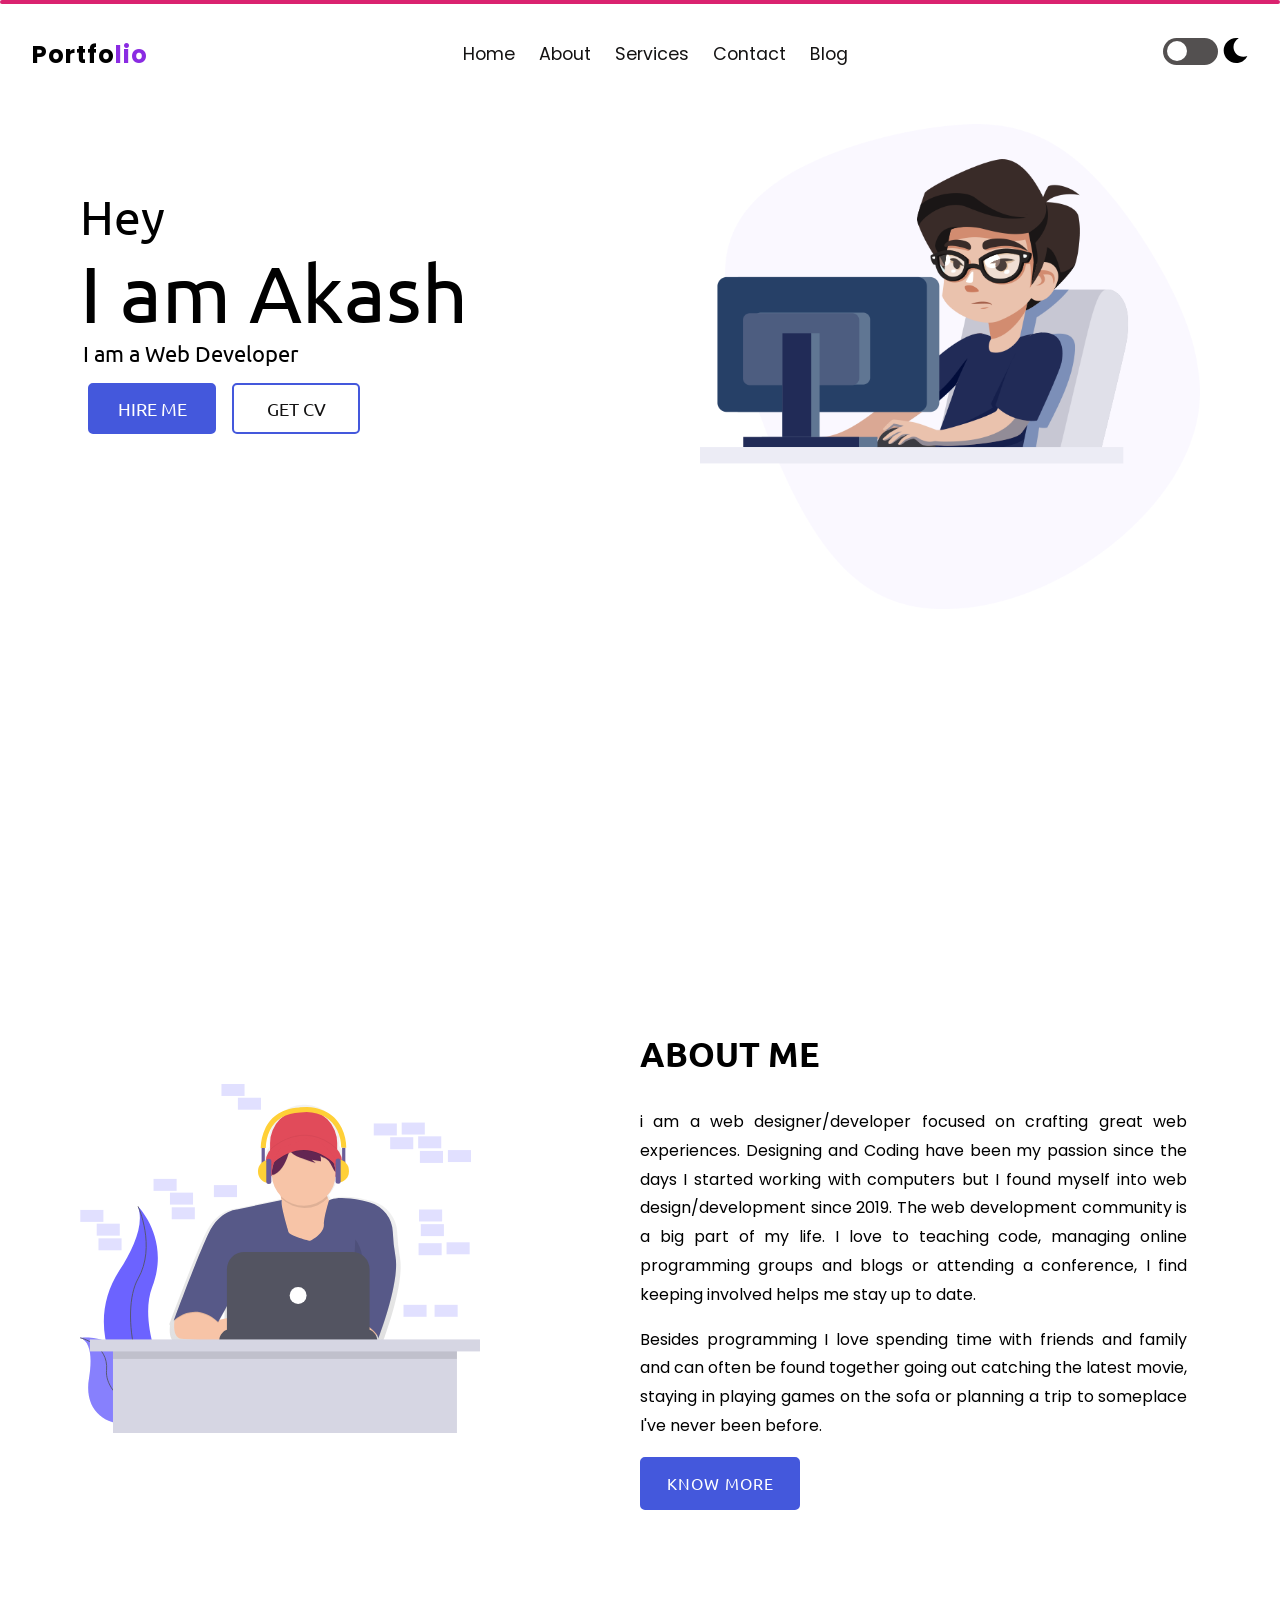
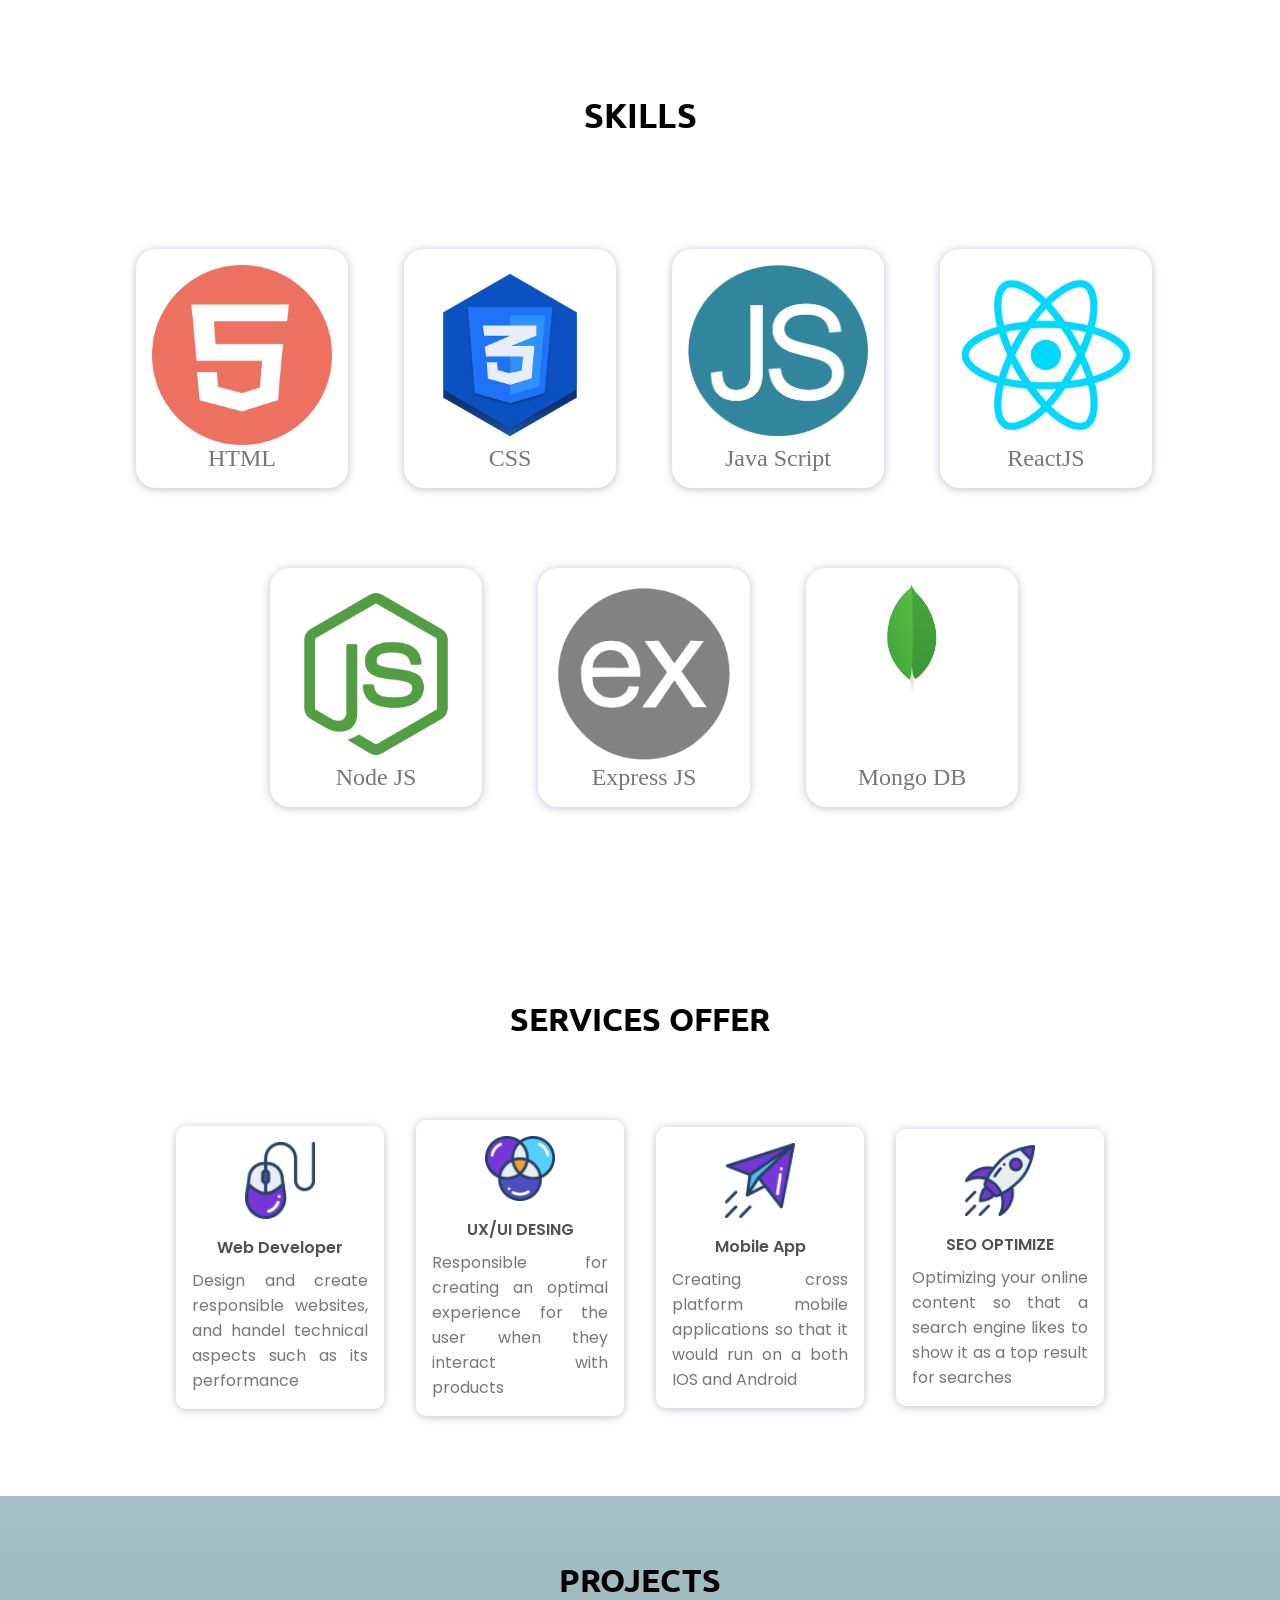
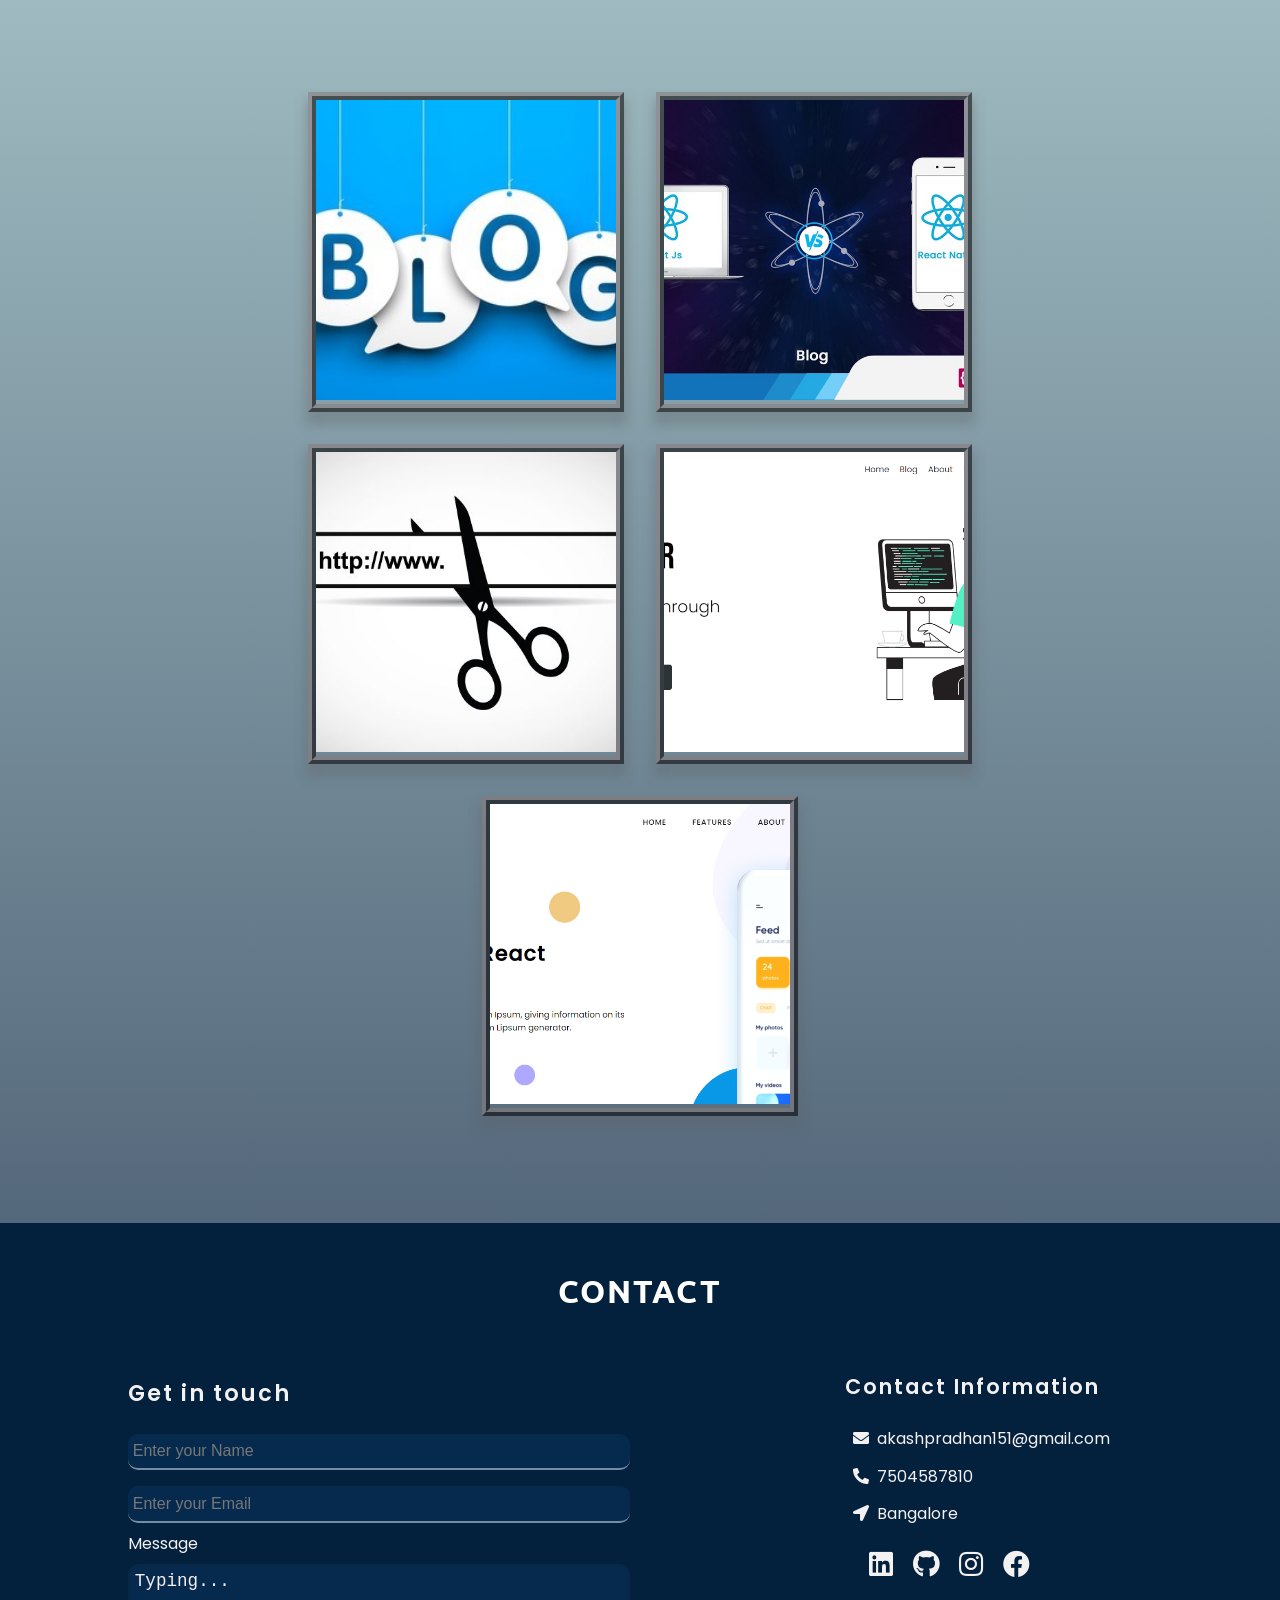
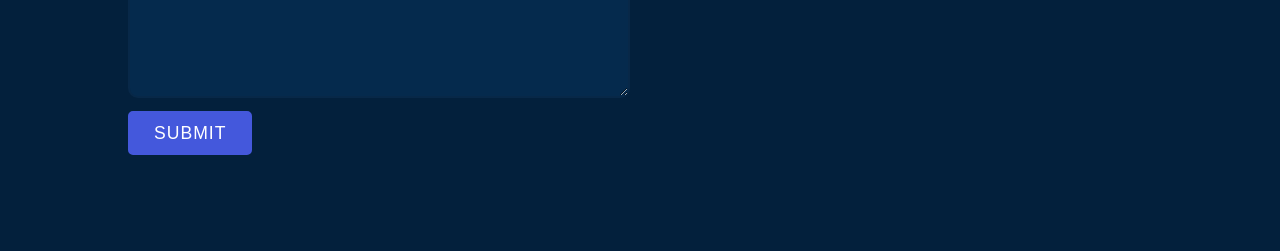
<file: index.html>
<!DOCTYPE html>
<html lang="en">

<head>
  <meta charset="UTF-8" />
  <meta http-equiv="X-UA-Compatible" content="IE=edge" />
  <meta name="viewport" content="width=device-width, initial-scale=1.0" />
  <meta name="description" content="portfolio of akash pradhan - a developer, UI/UX designer and a bloger " />
  <meta name="keywords" content="HTML, CSS, JavaScript, ReactJS" />
  <meta name="author" content="Akash Pradhan" />
  <link rel="preconnect" href="https://fonts.gstatic.com" />
  <link href="https://fonts.googleapis.com/css2?family=Poppins&family=Roboto&family=Ubuntu&display=swap"
    rel="stylesheet" />
  <link href="https://unpkg.com/aos@2.3.1/dist/aos.css" rel="stylesheet" />
  <link rel="stylesheet" href="https://use.fontawesome.com/releases/v5.15.3/css/all.css" />
  <link rel="stylesheet" href="CSS/Style.css" />

  <title>Portfolio - Akash Pradhan</title>
</head>

<body>
  <!-- Header section  -->
  <div class="progress"></div>

  <header>
    <nav>
      <div class="burger">
        <div class="line1"></div>
        <div class="line small"></div>
        <div class="line3"></div>
        <div class="line small"></div>
      </div>
      <h2 style="letter-spacing: 1px">
        Portfo<span style="color: blueviolet">lio</span>
      </h2>
      <ul class="nav-links">
        <li><a href="#">Home</a></li>
        <li><a href="#about">About</a></li>
        <li><a href="#service">Services</a></li>
        <li><a href="#contact">Contact</a></li>
        <li><a href="https://enterakash.hashnode.dev/">Blog</a></li>
      
      </ul>

      <!--TODO: Dark mode -->
      <li class="dark-mode">
        <label class="switch">
          <input type="checkbox" id="mode" />
          <span class="slider round"></span>
        </label>
        <div class="moon"><img src="/Images/moon.svg" alt="" /></div>
      </li>
    </nav>
  </header>

  <!-- home page  -->
  <section class="home" id="home">
    <div class="left">
      <div class="text">Hey</div>
      <div class="name">I am Akash</div>
      <div class="title">I am a Web Developer</div>

      <!-- button Hire me and Get CV-->
      <div class="button">
        <div class="btn active">
          <a href="https://mail.google.com/mail/u/0/#inbox?compose=new" target="_blank">
            HIRE ME</a>
        </div>
        <div class="btn">
          <a href="https://drive.google.com/file/d/1Ean92u94CaqsTzyazzprSXk5mrzHe0CK/view?usp=sharing" target="_blank">
            GET CV</a>
        </div>
      </div>
    </div>

    <!-- home right  -->
    <div class="right">
      <div class="image">
        <img src="Images/Illustator/banner-image.png" alt="AkashImage" />
      </div>
    </div>
  </section>

  <!-- about section -->
  <section class="about" id="about">
    <div class="container">
      <!-- left container -->
      <div class="left">
        <img src="./Images/Illustator/about1.svg" alt="" />
      </div>
      <!-- right container -->
      <div class="right">
        <div class="title">
          <p>ABOUT ME</p>
        </div>
        <div class="text">
          <p style="margin: 1rem 0; line-height: 1.8rem">
            i am a web designer/developer focused on crafting great web
            experiences. Designing and Coding have been my passion since the
            days I started working with computers but I found myself into web
            design/development since 2019. The web development community is a
            big part of my life. I love to teaching code, managing online
            programming groups and blogs or attending a conference, I find
            keeping involved helps me stay up to date.
          </p>

          <p style="line-height: 1.8rem">
            Besides programming I love spending time with friends and family
            and can often be found together going out catching the latest
            movie, staying in playing games on the sofa or planning a trip to
            someplace I've never been before.
          </p>
        </div>
        <button class="btn">
          <a href="https://www.linkedin.com/in/akash-pradhan/" target="_blank">Know more</a>
        </button>
      </div>
    </div>
  </section>

  <!-- Timeline --> 
<!-- <section id="tmln">
  <h1>Experience</h1>
  <ul class="timeline">
    <li>
      <div class="timeline-image"><img class="rounded-circle img-fluid" src="./Images/ashdit.png" alt="...">
      </div>
      <div class="timeline-panel">
        <div class="timeline-heading">
          <h4>2009-2011</h4>
          <h4 class="subheading">Our Humble Beginnings</h4>
        </div>
        <div class="timeline-body">
          <p class="text-muted">Lorem ipsum dolor sit amet, consectetur adipisicing elit. Sunt ut voluptatum eius
            sapiente, totam reiciendis temporibus qui quibusdam, recusandae sit vero unde, sed, incidunt et ea quo
            dolore laudantium consectetur!</p>
        </div>
      </div>
    </li>
    <li class="timeline-inverted">
      <div class="timeline-image"><img class="rounded-circle img-fluid" src="./Images/itc.png" alt="..."> 
      </div>
      <div class="timeline-panel">
        <div class="timeline-heading">
          <h4>March 2011</h4>
          <h4 class="subheading">An Agency is Born</h4>
        </div>
        <div class="timeline-body">
          <p class="text-muted">Lorem ipsum dolor sit amet, consectetur adipisicing elit. Sunt ut voluptatum eius
            sapiente, totam reiciendis temporibus qui quibusdam, recusandae sit vero unde, sed, incidunt et ea quo
            dolore laudantium consectetur!</p>
        </div>
      </div>
    </li>
    
   
    <li class="timeline-inverted">
      <div class="timeline-image">
        <h4>
          Be Part
          <br>
          Of Our
          <br>
          Story!
        </h4>
      </div>
    </li>
  </ul>
</section> -->
  <!-- skil section -->
  <section class="skills" id="skill">
    <div class="title">skills</div>
    <div class="container">
      <ul class="cards">
        <li class="card-item">
          <div class="card">
            <div class="img">
              <img src="./Images/skills/html.png" alt="ReactJS" />
            </div>
            <div class="name">
              <p>HTML</p>
            </div>
          </div>
        </li>

        <li class="card-item">
          <div class="card">
            <div class="img">
              <img src="./Images/skills/css.png" alt="ReactJS" />
            </div>
            <div class="name">
              <p>CSS</p>
            </div>
          </div>
        </li>

        <li class="card-item">
          <div class="card">
            <div class="img">
              <img src="./Images/skills/js.png" alt="ReactJS" />
            </div>
            <div class="name">
              <p>Java Script</p>
            </div>
          </div>
        </li>

        <li class="card-item">
          <div class="card">
            <div class="img">
              <img src="./Images/skills/react.png" alt="ReactJS" />
            </div>
            <div class="name">
              <p>ReactJS</p>
            </div>
          </div>
        </li>

        <li class="card-item">
          <div class="card">
            <div class="img">
              <img src="./Images/skills/node.png" alt="ReactJS" />
            </div>
            <div class="name">
              <p>Node JS</p>
            </div>
          </div>
        </li>
        <li class="card-item">
          <div class="card">
            <div class="img">
              <img src="./Images/skills/express.png" alt="ReactJS" />
            </div>
            <div class="name">
              <p>Express JS</p>
            </div>
          </div>
        </li>
        <li class="card-item">
          <div class="card">
            <div class="img">
              <img src="./Images/skills/mongo.png" alt="ReactJS" />
            </div>
            <div class="name">
              <p>Mongo DB</p>
            </div>
          </div>
        </li>
      </ul>
    </div>
    <div class="fa-icon">
      <i class="fas fa-arrow-left"></i>
      <i class="fas fa-arrow-right"></i>
    </div>
  </section>

  <!-- service section -->
  <section id="service">
    <h1>Services Offer</h1>
    <div class="wrapper">
      <ul class="cards">
        <li class="card-items">
          <div class="card">
            <img src="./Images/Services/s1.png" alt="" />
            <p class="title">Web Developer</p>
            <p class="text">
              Design and create responsible websites, and handel technical aspects such as its performance

            </p>
          </div>
        </li>
        <li class="card-items">
          <div class="card">
            <img src="./Images/Services/s2.png" alt="" />
            <p class="title">UX/UI DESING</p>
            <p class="text">
              Responsible for creating an optimal experience for the user when they interact with products
            </p>
          </div>
        </li>
        <li class="card-items">
          <div class="card">
            <img src="./Images/Services/s3.png" alt="" />
            <p class="title">Mobile App</p>
            <p class="text">
              Creating cross platform mobile applications so that it would run on a both IOS and Android
            </p>
          </div>
        </li>

        <li class="card-items">
          <div class="card">
            <img src="./Images/Services/s4.png" alt="" />
            <p class="title">SEO OPTIMIZE</p>
            <p class="text">
              Optimizing your online content so that a search engine likes to show it as a top result for searches
            </p>
          </div>
        </li>
      </ul>
    </div>
  </section>

  <!-- galary section -->
  <section id="galary">
    <h1>PROJECTS</h1>
    <div class="image">
      <ul class="cards">
        <li class="card-item">
          <div class="card">
            <a href="https://github.com/Akashpradhan-Git/My-NodeJS_blogs" target="_blank" class="img">
              <img src="/Images/Products/blog1.jpg" alt="">
            </a>
          </div>
        </li>

        <li class="card-item">
          <div class="card">
            <a href="https://github.com/Akashpradhan-Git/News-Feed-App" target="_blank" class="img">
              <img src="/Images/Products/blog3.png" alt="">
            </a>
          </div>
        </li>

        <li class="card-item">
          <div class="card">
            <a href="https://github.com/Akashpradhan-Git/urlShortener" target="_blank" class="img">
              <img src="/Images/Products/urls.jpg" alt="">
            </a>
          </div>
        </li>

        <li class="card-item">
          <div class="card">
            <a href="https://webstudent.netlify.app/" target="_blank" class="img">
              <img src="/Images/Products/webstu.png" alt="">
            </a>
          </div>
        </li>

        <li class="card-item">
          <div class="card">
            <a href="https://react-landingpage.netlify.app/" target="_blank" class="img">
              <img src="/Images/Products/REactPage.png" alt="">
            </a>
          </div>
        </li>
      </ul>
    </div>
  </section>

  <section id="contact">
    <h1>Contact</h1>
    <div class="container">
      <div class="left">
        <p>Get in touch</p>
        <form action="">
          <input type="text" name="Name" id="name" placeholder="Enter your Name" required />
          <br />
          <input type="email" name="email" id="email" placeholder="Enter your Email" required />
          <br />
          <label for="msg" id="msg">Message</label> <br />
          <textarea name="msg" id="msg" rows="6" placeholder="Typing..."></textarea>
          <br />
          <button>SUBMIT</button>
        </form>
      </div>
      <div class="right">
        <div class="title">Contact Information</div>
        <div class="info">
          <p><i class="fas fa-envelope"></i>akashpradhan151@gmail.com</p>
          <p><i class="fas fa-phone-alt"></i>7504587810</p>
          <p><i class="fas fa-location-arrow"></i>Bangalore</p>
        </div>
        <div class="icon">
          <i class="fab fa-linkedin"></i>
          <i class="fab fa-github"></i>
          <i class="fab fa-instagram"></i>
          <i class="fab fa-facebook"></i>
        </div>
      </div>
    </div>
  </section>
  <script src="/Js/style.js"></script>
  <script src="https://unpkg.com/aos@next/dist/aos.js"></script>
  <script>
    AOS.init({ offset: 400, duration: 1000, once: false });
  </script>
</body>

</html>
</file>
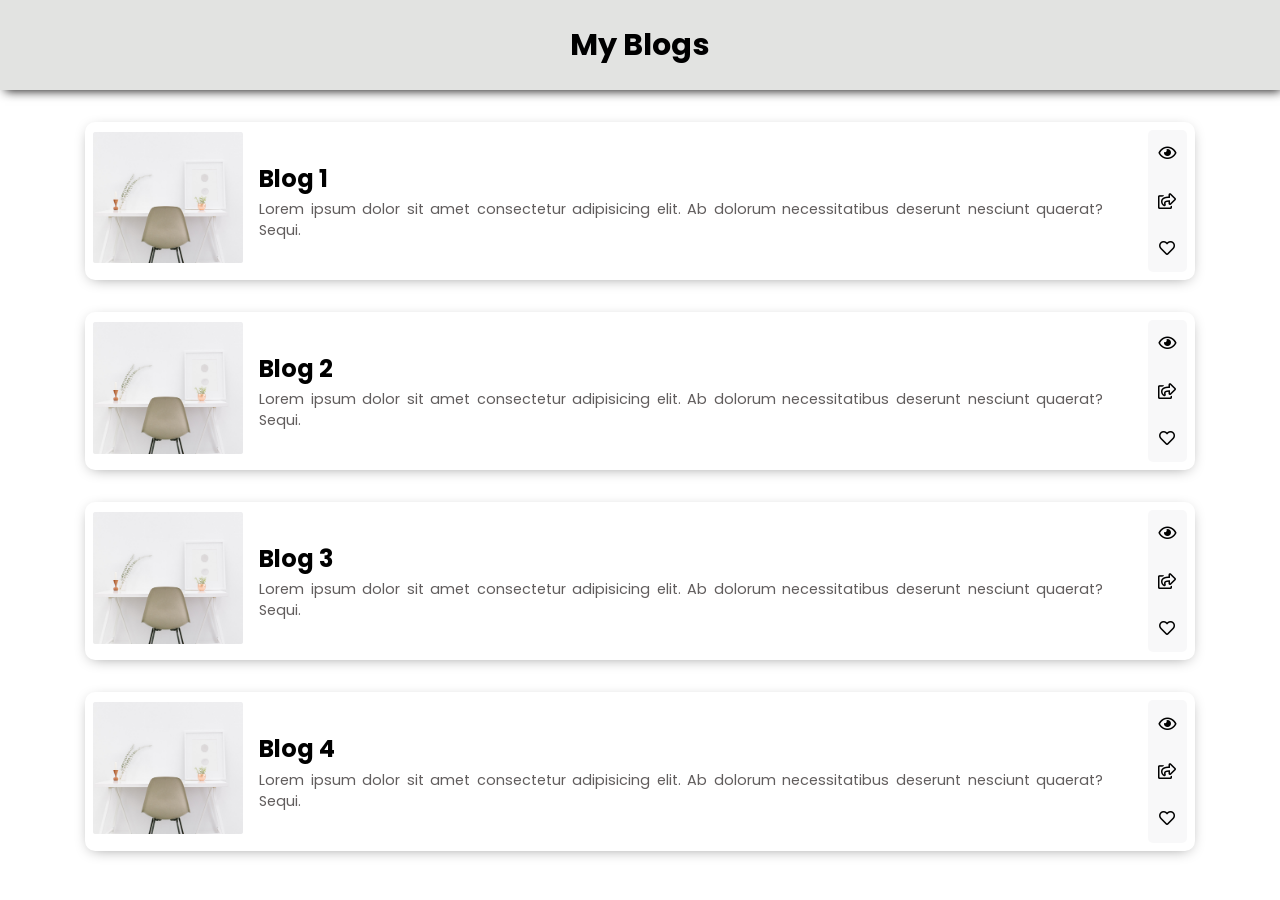
<file: Blog/Blog.html>
<!DOCTYPE html>
<html lang="en">
  <head>
    <meta charset="UTF-8" />
    <meta http-equiv="X-UA-Compatible" content="IE=edge" />
    <meta name="viewport" content="width=device-width, initial-scale=1.0" />
    <link
      href="https://fonts.googleapis.com/css2?family=Poppins&family=Roboto&family=Ubuntu&display=swap"
      rel="stylesheet"
    />
    <link
      rel="stylesheet"
      href="https://use.fontawesome.com/releases/v5.15.3/css/all.css"
    />
    <link rel="stylesheet" href="/Blog/blog.css" />
    <title>Akash/blog</title>
  </head>
  <body>
    <section id="blog">
      <div class="main-title">
        <h1>My Blogs</h1>
      </div>
      <div class="contaner">
        <ul class="cards">
          <li class="card-item">
            <div class="card">
              <div class="img">
                <img src="/Images/Products/p1.jpg" alt="" />
              </div>
              <a href="#">
                <div class="text">
                  <div class="title">
                    <h1>Blog 1</h1>
                  </div>
                  <div class="desc">
                    <p>
                      Lorem ipsum dolor sit amet consectetur adipisicing elit.
                      Ab dolorum necessitatibus deserunt nesciunt quaerat?
                      Sequi.
                    </p>
                  </div>
                </div>
              </a>
              <div class="icon-social">
                <div class="wrapper">
                  <div class="icon">
                    <i class="far fa-eye"></i>
                  </div>
                  <div class="icon">
                    <i class="far fa-share-square"></i>
                  </div>
                  <div class="icon">
                    <i class="far fa-heart"></i>
                  </div>
                </div>
              </div>
            </div>
          </li>
          <li class="card-item">
            <div class="card">
              <div class="img">
                <img src="/Images/Products/p1.jpg" alt="" />
              </div>
              <a href="#">
                <div class="text">
                  <div class="title">
                    <h1>Blog 2</h1>
                  </div>
                  <div class="desc">
                    <p>
                      Lorem ipsum dolor sit amet consectetur adipisicing elit.
                      Ab dolorum necessitatibus deserunt nesciunt quaerat?
                      Sequi.
                    </p>
                  </div>
                </div>
              </a>
              <div class="icon-social">
                <div class="wrapper">
                  <div class="icon">
                    <i class="far fa-eye"></i>
                  </div>
                  <div class="icon">
                    <i class="far fa-share-square"></i>
                  </div>
                  <div class="icon">
                    <i class="far fa-heart"></i>
                  </div>
                </div>
              </div>
            </div>
          </li>

          <li class="card-item">
            <div class="card">
              <div class="img">
                <img src="/Images/Products/p1.jpg" alt="" />
              </div>
              <a href="#">
                <div class="text">
                  <div class="title">
                    <h1>Blog 3</h1>
                  </div>
                  <div class="desc">
                    <p>
                      Lorem ipsum dolor sit amet consectetur adipisicing elit.
                      Ab dolorum necessitatibus deserunt nesciunt quaerat?
                      Sequi.
                    </p>
                  </div>
                </div>
              </a>
              <div class="icon-social">
                <div class="wrapper">
                  <div class="icon">
                    <i class="far fa-eye"></i>
                  </div>
                  <div class="icon">
                    <i class="far fa-share-square"></i>
                  </div>
                  <div class="icon">
                    <i class="far fa-heart"></i>
                  </div>
                </div>
              </div>
            </div>
          </li>

          <li class="card-item">
            <div class="card">
              <div class="img">
                <img src="/Images/Products/p1.jpg" alt="" />
              </div>
              <a href="#">
                <div class="text">
                  <div class="title">
                    <h1>Blog 4</h1>
                  </div>
                  <div class="desc">
                    <p>
                      Lorem ipsum dolor sit amet consectetur adipisicing elit.
                      Ab dolorum necessitatibus deserunt nesciunt quaerat?
                      Sequi.
                    </p>
                  </div>
                </div>
              </a>
              <div class="icon-social">
                <div class="wrapper">
                  <div class="icon">
                    <i class="far fa-eye"></i>
                  </div>
                  <div class="icon">
                    <i class="far fa-share-square"></i>
                  </div>
                  <div class="icon">
                    <i class="far fa-heart"></i>
                  </div>
                </div>
              </div>
            </div>
          </li>
        </ul>
      </div>
    </section>
  </body>
</html>
</file>
<file: CSS/Style.css>
* {
  margin: 0;
  padding: 0;
  -webkit-box-sizing: border-box;
          box-sizing: border-box;
}

::-webkit-scrollbar {
  width: 10px;
}

/* Track */
::-webkit-scrollbar-track {
  -webkit-box-shadow: inset 0 0 5px grey;
          box-shadow: inset 0 0 5px grey;
  border-radius: 10px;
}

/* Handle */
::-webkit-scrollbar-thumb {
  background: #da226f;
  border-radius: 10px;
}

/* Handle on hover */
::-webkit-scrollbar-thumb:hover {
  background: rgba(161, 30, 85, 0.932);
}

header {
  font-family: 'Poppins', sans-serif;
}

header nav {
  height: 12vh;
  padding: 0 2rem;
  display: -webkit-box;
  display: -ms-flexbox;
  display: flex;
  -webkit-box-pack: justify;
      -ms-flex-pack: justify;
          justify-content: space-between;
  -webkit-box-align: center;
      -ms-flex-align: center;
          align-items: center;
  z-index: 2;
}

header .burger {
  display: none;
}

header .burger div {
  width: 28px;
  height: 3px;
  background: #141313;
  margin-top: 2px;
}

header .burger .small {
  width: 20px;
}

header ul {
  display: -webkit-box;
  display: -ms-flexbox;
  display: flex;
}

header li {
  list-style: none;
  margin-left: 1.5rem;
}

header .dark-mode {
  display: -webkit-box;
  display: -ms-flexbox;
  display: flex;
  background: transparent;
  /* Rounded sliders */
}

header .dark-mode .moon {
  margin-left: 0.3rem;
}

header .dark-mode .moon img {
  width: 25px;
}

header .dark-mode .switch {
  position: relative;
  display: inline-block;
  width: 55px;
  height: 27px;
}

header .dark-mode .switch input {
  opacity: 0;
  width: 0;
  height: 0;
}

header .dark-mode .slider {
  position: absolute;
  cursor: pointer;
  top: 0;
  left: 0;
  right: 0;
  bottom: 0;
  background-color: #535050;
  -webkit-transition: 0.4s;
  transition: 0.4s;
}

header .dark-mode .slider:before {
  position: absolute;
  content: '';
  height: 20px;
  width: 20px;
  left: 4px;
  bottom: 4px;
  background-color: white;
  -webkit-transition: 0.4s;
  transition: 0.4s;
}

header .dark-mode input:checked + .slider {
  background-color: #854fee;
}

header .dark-mode input:focus + .slider {
  -webkit-box-shadow: 0 0 1px #854fee;
          box-shadow: 0 0 1px #854fee;
}

header .dark-mode input:checked + .slider:before {
  -webkit-transform: translateX(26px);
  transform: translateX(26px);
}

header .dark-mode .slider.round {
  border-radius: 50px;
}

header .dark-mode .slider.round:before {
  border-radius: 50%;
}

header a {
  text-decoration: none;
  position: relative;
  color: #141313;
  font-size: 1.1rem;
  -webkit-transition: all 0.2s ease;
  transition: all 0.2s ease;
}

header a:hover {
  color: #854fee;
  padding: 0 0.6rem;
}

#home {
  height: 100vh;
  display: -webkit-box;
  display: -ms-flexbox;
  display: flex;
  -webkit-box-pack: justify;
      -ms-flex-pack: justify;
          justify-content: space-between;
  font-family: 'Ubuntu', sans-serif;
}

#home .left {
  margin: 5rem;
  font-size: 1.5rem;
}

#home .left .text {
  font-size: 3rem;
}

#home .left .name {
  font-size: 5rem;
}

#home .left .title {
  font-size: 1.4rem;
  margin-left: 0.2rem;
}

#home .left .button {
  display: -webkit-box;
  display: -ms-flexbox;
  display: flex;
}

#home .left .btn {
  margin: 1rem 0.5rem;
  width: 8rem;
  padding: 0.8rem 1.2rem;
  font-size: 1.1rem;
  border: 2px solid #4458dc;
  outline: none;
  border-radius: 5px;
  cursor: pointer;
  text-align: center;
  -webkit-transition: all 0.8s ease;
  transition: all 0.8s ease;
}

#home .left .btn a {
  text-decoration: none;
  color: #141313;
}

#home .left .btn:hover {
  border-radius: 13px 5px 13px 5px;
  background-color: #4458dc;
}

#home .left .btn:hover a {
  color: white;
}

#home .left .btn.active {
  background-color: #4458dc;
  color: white;
  -webkit-transition: all 0.5s ease;
  transition: all 0.5s ease;
}

#home .left .btn.active a {
  color: white;
}

#home .left .btn.active:hover {
  background: white;
}

#home .left .btn.active:hover a {
  color: #141313;
}

#home .right {
  margin: 1rem 5rem;
}

#home .right img {
  max-width: 500px;
}

#about {
  font-family: 'Poppins', sans-serif;
}

#about .container {
  display: -webkit-box;
  display: -ms-flexbox;
  display: flex;
  -webkit-box-orient: vertical;
  -webkit-box-direction: normal;
      -ms-flex-direction: column;
          flex-direction: column;
  -webkit-box-align: center;
      -ms-flex-align: center;
          align-items: center;
  -webkit-box-pack: center;
      -ms-flex-pack: center;
          justify-content: center;
}

#about .container .left {
  display: -webkit-box;
  display: -ms-flexbox;
  display: flex;
  -webkit-box-align: center;
      -ms-flex-align: center;
          align-items: center;
  -webkit-box-pack: center;
      -ms-flex-pack: center;
          justify-content: center;
}

#about .container .left img {
  width: 400px;
}

#about .container .right {
  display: -webkit-box;
  display: -ms-flexbox;
  display: flex;
  -webkit-box-orient: vertical;
  -webkit-box-direction: normal;
      -ms-flex-direction: column;
          flex-direction: column;
  -webkit-box-pack: center;
      -ms-flex-pack: center;
          justify-content: center;
  -webkit-box-align: center;
      -ms-flex-align: center;
          align-items: center;
}

#about .container .right .title {
  font-family: 'Ubuntu', sans-serif;
  font-size: 2.1rem;
  font-weight: 600;
  margin-top: 1.5rem;
}

#about .container .right .text {
  padding: 1rem 1rem;
  width: 100%;
  text-align: justify;
}

#about .container .right .btn {
  font-family: 'Ubuntu', sans-serif;
  width: 10rem;
  font-size: 1rem;
  letter-spacing: 1px;
  text-transform: uppercase;
  padding: 0.9rem 0.3rem;
  background-color: #4458dc;
  border: 2px solid #4458dc;
  outline: none;
  border-radius: 5px;
  -webkit-transition: all 0.6s ease;
  transition: all 0.6s ease;
  cursor: pointer;
}

#about .container .right .btn:hover {
  border-radius: 13px 5px 13px 5px;
  background-color: white;
}

#about .container .right .btn a {
  text-decoration: none;
  color: white;
  padding: 1rem;
  -webkit-transition: all 0.6s ease;
  transition: all 0.6s ease;
}

#about .container .right .btn a:hover {
  color: black;
}

#skill {
  margin-top: 15vh;
}

#skill .title {
  font-family: 'Ubuntu', sans-serif;
  text-transform: uppercase;
  font-size: 2.1rem;
  text-align: center;
  padding: 3rem;
  position: relative;
  font-weight: 600;
}

#skill .container {
  margin: 1rem 1rem;
  width: 100%;
}

#skill .fa-icon {
  display: -webkit-box;
  display: -ms-flexbox;
  display: flex;
  -webkit-box-pack: justify;
      -ms-flex-pack: justify;
          justify-content: space-between;
  margin: -2rem 2rem 0 2rem;
  color: #c0c7ce;
}

#skill ul {
  -webkit-margin-before: 0em;
          margin-block-start: 0em;
  -webkit-margin-after: 0em;
          margin-block-end: 0em;
  -webkit-margin-start: 0px;
          margin-inline-start: 0px;
  -webkit-margin-end: 0px;
          margin-inline-end: 0px;
  -webkit-padding-start: 0px;
          padding-inline-start: 0px;
}

#skill .cards {
  display: -webkit-box;
  display: -ms-flexbox;
  display: flex;
  overflow-x: scroll;
  overflow-y: hidden;
  -ms-flex-wrap: nowrap;
      flex-wrap: nowrap;
  list-style: none;
  padding: 1rem;
}

#skill .cards {
  -webkit-overflow-scrolling: touch;
  width: 100%;
  -webkit-overflow-scrolling: touch;
}

#skill .cards::-webkit-scrollbar {
  display: none;
}

#skill .card-item {
  margin-bottom: 2rem;
  display: inline-block;
  margin-right: 1.5rem;
  -webkit-box-flex: 0;
      -ms-flex: 0 0 auto;
          flex: 0 0 auto;
}

#skill .card {
  position: relative;
  border-radius: 20px;
  -webkit-box-shadow: 0px 1px 10px rgba(121, 113, 146, 0.452);
          box-shadow: 0px 1px 10px rgba(121, 113, 146, 0.452);
  display: -webkit-box;
  display: -ms-flexbox;
  display: flex;
  -webkit-box-orient: vertical;
  -webkit-box-direction: normal;
      -ms-flex-direction: column;
          flex-direction: column;
  overflow: hidden;
  padding: 1rem;
  -webkit-transition: all 0.5s ease;
  transition: all 0.5s ease;
}

#skill .card .img {
  width: 180px;
  height: 180px;
}

#skill .card img {
  width: 100%;
  height: auto;
}

#skill .card .name {
  text-align: center;
  font-size: 1.5rem;
  color: #777777;
}

#skill .card:hover {
  -webkit-box-shadow: 0px 10px 20px rgba(57, 56, 61, 0.425);
          box-shadow: 0px 10px 20px rgba(57, 56, 61, 0.425);
  -webkit-transform: scale(1.1);
          transform: scale(1.1);
}

#service {
  margin-top: 8rem;
}

#service h1 {
  font-family: 'Ubuntu', sans-serif;
  font-size: 2rem;
  font-weight: 600;
  text-align: center;
  text-transform: uppercase;
}

#service .wrapper .cards {
  font-family: 'Poppins', sans-serif;
  display: -webkit-box;
  display: -ms-flexbox;
  display: flex;
  -ms-flex-wrap: wrap;
      flex-wrap: wrap;
  -webkit-box-pack: center;
      -ms-flex-pack: center;
          justify-content: center;
  -webkit-box-align: center;
      -ms-flex-align: center;
          align-items: center;
  margin: 5% 10%;
  padding: 0;
}

#service .wrapper .card-items {
  width: 240px;
  display: -webkit-box;
  display: -ms-flexbox;
  display: flex;
}

#service .wrapper .card {
  display: -webkit-box;
  display: -ms-flexbox;
  display: flex;
  -webkit-box-align: center;
      -ms-flex-align: center;
          align-items: center;
  justify-self: center;
  -webkit-box-orient: vertical;
  -webkit-box-direction: normal;
      -ms-flex-direction: column;
          flex-direction: column;
  text-align: center;
  padding: 1rem;
  border-radius: 10px;
  margin: 1rem;
  -webkit-box-shadow: 0px 1px 10px rgba(121, 113, 146, 0.452);
          box-shadow: 0px 1px 10px rgba(121, 113, 146, 0.452);
  -webkit-transition: all 0.5s ease;
  transition: all 0.5s ease;
}

#service .wrapper .card img {
  width: 40%;
}

#service .wrapper .card .title {
  margin-top: 1rem;
  font-size: 1rem;
  font-weight: 600;
  color: #535050;
}

#service .wrapper .card .text {
  margin-top: 0.5rem;
  text-align: justify;
  text-justify: inter-word;
  color: #777777;
}

#service .wrapper .card:hover {
  -webkit-transform: scale(1.1);
          transform: scale(1.1);
  -webkit-box-shadow: 0px 10px 20px rgba(57, 56, 61, 0.425);
          box-shadow: 0px 10px 20px rgba(57, 56, 61, 0.425);
}

@media (max-width: 900px) {
  #service .wrapper .card-items {
    width: 85%;
  }
}

#contact {
  font-family: 'Poppins', sans-serif;
  background: #03203c;
  width: 100%;
  padding: 3rem 0;
}

#contact h1 {
  font-family: 'Ubuntu', sans-serif;
  font-size: 2rem;
  font-weight: 600;
  text-align: center;
  text-transform: uppercase;
  color: white;
  letter-spacing: 2px;
}

#contact .container {
  margin-top: 3rem;
  display: -webkit-box;
  display: -ms-flexbox;
  display: flex;
  margin: 3rem 0;
}

#contact .left {
  -webkit-box-flex: 70%;
      -ms-flex: 70%;
          flex: 70%;
  margin-left: 10%;
}

#contact .left p {
  letter-spacing: 2px;
  font-size: 1.4rem;
  font-weight: 600;
  margin: 1rem auto;
  color: #f3f1f1;
}

#contact .left input[type='text'],
#contact .left input[type='email'] {
  width: 70%;
  height: 2.3rem;
  border: 2px solid #738da5;
  border-top-style: none;
  border-left-style: none;
  border-right-style: none;
  outline: none;
  font-size: 1rem;
  margin: 0.5rem 0px;
  border-radius: 10px;
  padding-left: 0.3rem;
  color: white;
  background: #052a4d;
}

#contact .left input[type='text']::-webkit-input-placeholder,
#contact .left input[type='email']::-webkit-input-placeholder {
  color: #777777;
}

#contact .left input[type='text']:-ms-input-placeholder,
#contact .left input[type='email']:-ms-input-placeholder {
  color: #777777;
}

#contact .left input[type='text']::-ms-input-placeholder,
#contact .left input[type='email']::-ms-input-placeholder {
  color: #777777;
}

#contact .left input[type='text']::placeholder,
#contact .left input[type='email']::placeholder {
  color: #777777;
}

#contact .left input[type='text']:focus,
#contact .left input[type='email']:focus {
  background: #133f68;
}

#contact .left label {
  color: #f3f1f1;
}

#contact .left textarea {
  margin-top: 0.5rem;
  width: 70%;
  padding: 0.3rem;
  font-size: 1.1rem;
  background: #052a4d;
  color: white;
  border-radius: 10px;
  border: 2px solid #201f1f17;
  outline: none;
}

#contact .left textarea:focus {
  background: #133f68;
}

#contact .left textarea::-webkit-input-placeholder {
  color: #f5eeee;
}

#contact .left textarea:-ms-input-placeholder {
  color: #f5eeee;
}

#contact .left textarea::-ms-input-placeholder {
  color: #f5eeee;
}

#contact .left textarea::placeholder {
  color: #f5eeee;
}

#contact .left button {
  padding: 0.6rem 1.5rem;
  margin-top: 0.4rem;
  border-radius: 5px;
  background-color: #4458dc;
  border: 2px solid #4458dc;
  color: white;
  font-size: 1.1rem;
  letter-spacing: 1px;
  -webkit-transition: all 0.5s ease;
  transition: all 0.5s ease;
  cursor: pointer;
}

#contact .left button:hover {
  background-color: #052a4d;
  color: #f3f1f1;
}

#contact .right {
  -webkit-box-flex: 30%;
      -ms-flex: 30%;
          flex: 30%;
  margin-top: 0.7rem;
  color: #f3f1f1;
  margin-right: 10%;
}

#contact .right .title {
  font-size: 1.3rem;
  font-weight: 600;
  letter-spacing: 2px;
}

#contact .right .info {
  margin-top: 1.5rem;
}

#contact .right .info p {
  margin-top: 0.8rem;
}

#contact .right .info p i {
  padding: 0px 0.5rem;
}

#contact .right .icon {
  margin: 1rem;
}

#contact .right .icon i {
  font-size: 1.7rem;
  padding: 0.5rem;
  cursor: pointer;
  -webkit-transition: all 0.5s ease;
  transition: all 0.5s ease;
}

#contact .right .icon .fa-linkedin:hover,
#contact .right .icon .fa-facebook:hover {
  color: #3636f3;
}

#contact .right .icon .fa-github:hover {
  color: black;
}

#contact .right .icon .fa-instagram:hover {
  color: red;
}

@media (min-width: 900px) {
  #about .container {
    -webkit-box-orient: horizontal;
    -webkit-box-direction: normal;
        -ms-flex-direction: row;
            flex-direction: row;
    margin: 0 2rem 0 5rem;
  }
  #about .container .left {
    width: 500px;
  }
  #about .container .right {
    -webkit-box-align: start;
        -ms-flex-align: start;
            align-items: flex-start;
    margin-left: 10rem;
  }
  #about .container .right .text {
    padding: 1rem 0rem;
    width: 90%;
  }
  #skill .cards {
    -ms-flex-wrap: wrap;
        flex-wrap: wrap;
    -webkit-box-align: center;
        -ms-flex-align: center;
            align-items: center;
    -webkit-box-pack: center;
        -ms-flex-pack: center;
            justify-content: center;
  }
  #skill .card-item {
    margin-top: 1rem;
    padding: 1rem;
  }
  #skill .fa-icon {
    display: none;
  }
}

@media (max-width: 900px) {
  #home .left {
    margin: 4rem 0 0 5rem;
  }
  #home .right img {
    display: none;
  }
  header .burger {
    display: block;
    position: relative;
    border-radius: 50%;
    padding: 0.7rem;
    cursor: pointer;
    -webkit-transition: all 0.9s ease;
    transition: all 0.9s ease;
  }
  header .burger .line1,
  header .burger .line3 {
    -webkit-transition: all 0.9s ease;
    transition: all 0.9s ease;
  }
  header .burger:hover, header .burger:focus {
    background: rgba(168, 164, 164, 0.295);
  }
  header .nav-links {
    border-radius: 0px 10px 10px 0;
    width: 100%;
    height: auto;
    background: #000a12;
    position: absolute;
    top: 11vh;
    left: 0;
    -webkit-box-orient: vertical;
    -webkit-box-direction: normal;
        -ms-flex-direction: column;
            flex-direction: column;
    -webkit-box-align: center;
        -ms-flex-align: center;
            align-items: center;
    -webkit-box-pack: center;
        -ms-flex-pack: center;
            justify-content: center;
    z-index: 1000;
    clip-path: circle(100px at 10% -10%);
    -webkit-clip-path: circle(100px at -90% 0%);
    pointer-events: none;
    -webkit-transition: all 0.8s ease-out;
    transition: all 0.8s ease-out;
  }
  header .nav-links li {
    padding: 8%;
  }
  header .nav-links li a {
    color: white;
  }
  header .nav-links li a:hover {
    padding: 6px 12px;
    background: white;
    border-radius: 50px;
    color: black;
  }
  header .active-nav {
    -webkit-transition: all 1s ease-in;
    transition: all 1s ease-in;
    clip-path: circle(1000px at 90% -10%);
    -webkit-clip-path: circle(1000px at 90% -10%);
    pointer-events: all;
  }
  header .cross {
    -webkit-transition: all 0.9s ease;
    transition: all 0.9s ease;
  }
  header .cross .small {
    visibility: hidden;
  }
  header .cross .line1 {
    -webkit-transition: all 0.9s ease;
    transition: all 0.9s ease;
    -webkit-transform: rotate(45deg) translate(2px, 5px);
            transform: rotate(45deg) translate(2px, 5px);
  }
  header .cross .line3 {
    -webkit-transition: all 0.9s ease;
    transition: all 0.9s ease;
    -webkit-transform: rotate(-45deg) translate(2px, -6px);
            transform: rotate(-45deg) translate(2px, -6px);
  }
  #contact .container {
    -webkit-box-orient: vertical;
    -webkit-box-direction: normal;
        -ms-flex-direction: column;
            flex-direction: column;
  }
  #contact .container .left {
    width: 110%;
  }
  #contact .container .right {
    margin-left: 10%;
  }
  #contact .container .right .title {
    margin-top: 3rem;
  }
}

#galary {
  margin-top: 3rem;
  background: -webkit-gradient(linear, left bottom, left top, from(#03203cad), to(rgba(32, 102, 114, 0.404)));
  background: linear-gradient(to top, #03203cad, rgba(32, 102, 114, 0.404));
  padding: 1rem;
}

#galary h1 {
  text-align: center;
  font-size: 2rem;
  font-weight: 600;
  font-family: 'Ubuntu', sans-serif;
  text-transform: uppercase;
  padding-top: 3rem;
}

#galary .image {
  top: 0;
  z-index: 100;
}

#galary .image .cards {
  display: -webkit-box;
  display: -ms-flexbox;
  display: flex;
  -ms-flex-wrap: wrap;
      flex-wrap: wrap;
  list-style: none;
  -webkit-box-align: center;
      -ms-flex-align: center;
          align-items: center;
  -webkit-box-pack: center;
      -ms-flex-pack: center;
          justify-content: center;
  margin: 6% 10%;
}

#galary .image .card-item {
  border: 8px ridge rgba(53, 47, 47, 0.562);
  margin: 1rem;
  -webkit-box-shadow: 0px 10px 10px 3px rgba(97, 95, 95, 0.315);
          box-shadow: 0px 10px 10px 3px rgba(97, 95, 95, 0.315);
  -webkit-transition: all 0.5s ease;
  transition: all 0.5s ease;
}

#galary .image .card-item img {
  width: 300px;
  height: 300px;
  -o-object-fit: cover;
     object-fit: cover;
}

#galary .image .card-item:hover {
  -webkit-transform: scale(1.1);
          transform: scale(1.1);
}

html {
  scroll-behavior: smooth;
}

body {
  overflow-x: hidden;
}

.dark-mode {
  background: #141313;
  color: white;
}

.dark-mode a {
  color: white;
}

.dark-mode #home .left .btn a {
  color: white;
}

.dark-mode .btn:hover {
  background-color: #141313;
}

.dark-mode #home .left .btn.active:hover {
  background-color: #141313;
}

.dark-mode #home .left .btn.active:hover a {
  color: white;
}

.dark-mode #about .container .right .btn:hover {
  background-color: #141313;
}

.dark-mode #about .container .right .btn:hover a {
  color: white;
}

.dark-mode header .burger div {
  background: white;
}

/* Progress Bar */
.progress {
  height: 4px;
  width: 0%;
  background-color: rgba(173, 95, 127, 0.616);
  border-radius: 10px;
  position: fixed;
  top: 0;
  left: 0;
  -webkit-animation: progress 1s linear;
          animation: progress 1s linear;
}

@-webkit-keyframes progress {
  to {
    background-color: #da226f;
    width: 100%;
  }
}

@keyframes progress {
  to {
    background-color: #da226f;
    width: 100%;
  }
}

:root * {
  /* Pause the animation */
  -webkit-animation-play-state: paused;
          animation-play-state: paused;
  -webkit-animation-delay: calc(var(--scroll) * -1s);
          animation-delay: calc(var(--scroll) * -1s);
  -webkit-animation-iteration-count: 1;
          animation-iteration-count: 1;
  -webkit-animation-fill-mode: both;
          animation-fill-mode: both;
}

/* Timeline */

#tmln h1{
  margin: 1rem 0;
}

.timeline {
  position: relative;
  padding: 0;
  list-style: none;
}
.timeline:before {
  position: absolute;
  top: 0;
  bottom: 0;
  left: 40px;
  width: 2px;
  margin-left: -1.5px;
  content: "";
  background-color: #e9ecef;
}
.timeline > li {
  position: relative;
  min-height: 50px;
  margin-bottom: 50px;
}
.timeline > li:after,
.timeline > li:before {
  display: table;
  content: " ";
}
.timeline > li:after {
  clear: both;
}
.timeline > li .timeline-panel {
  position: relative;
  float: right;
  width: 100%;
  padding: 0 20px 0 100px;
  text-align: left;
}
.timeline > li .timeline-panel:before {
  right: auto;
  left: -15px;
  border-right-width: 15px;
  border-left-width: 0;
}
.timeline > li .timeline-panel:after {
  right: auto;
  left: -14px;
  border-right-width: 14px;
  border-left-width: 0;
}
.timeline > li .timeline-image {
  position: absolute;
  z-index: 100;
  left: 0;
  width: 80px;
  height: 80px;
  margin-left: 0;
  text-align: center;
  color: white;
  border: 7px solid #e9ecef;
  border-radius: 100%;
  background-color: #ffc800;
}
.timeline > li .timeline-image h4,
.timeline > li .timeline-image .h4 {
  font-size: 10px;
  line-height: 14px;
  margin-top: 12px;
}
.timeline > li.timeline-inverted > .timeline-panel {
  float: right;
  padding: 0 20px 0 100px;
  text-align: left;
}
.timeline > li.timeline-inverted > .timeline-panel:before {
  right: auto;
  left: -15px;
  border-right-width: 15px;
  border-left-width: 0;
}
.timeline > li.timeline-inverted > .timeline-panel:after {
  right: auto;
  left: -14px;
  border-right-width: 14px;
  border-left-width: 0;
}
.timeline > li:last-child {
  margin-bottom: 0;
}
.timeline .timeline-heading h4,
.timeline .timeline-heading .h4 {
  margin-top: 0;
  color: inherit;
}
.timeline .timeline-heading h4.subheading,
.timeline .timeline-heading .subheading.h4 {
  text-transform: none;
}
.timeline .timeline-body > ul,
.timeline .timeline-body > p {
  margin-bottom: 0;
}

@media (min-width: 768px) {
  .timeline:before {
    left: 50%;
  }
  .timeline > li {
    min-height: 100px;
    margin-bottom: 100px;
  }
  .timeline > li .timeline-panel {
    float: left;
    width: 41%;
    padding: 0 20px 20px 30px;
    text-align: right;
  }
  .timeline > li .timeline-image {
    left: 50%;
    width: 100px;
    height: 100px;
    margin-left: -50px;
  }
  .timeline > li .timeline-image h4,
  .timeline > li .timeline-image .h4 {
    font-size: 13px;
    line-height: 18px;
    margin-top: 16px;
  }
  .timeline > li.timeline-inverted > .timeline-panel {
    float: right;
    padding: 0 30px 20px 20px;
    text-align: left;
  }
}
@media (min-width: 992px) {
  .timeline > li {
    min-height: 150px;
  }
  .timeline > li .timeline-panel {
    padding: 0 20px 20px;
  }
  .timeline > li .timeline-image {
    width: 150px;
    height: 150px;
    margin-left: -75px;
  }
  .timeline > li .timeline-image h4,
  .timeline > li .timeline-image .h4 {
    font-size: 18px;
    line-height: 26px;
    margin-top: 30px;
  }
  .timeline > li.timeline-inverted > .timeline-panel {
    padding: 0 20px 20px;
  }
}
@media (min-width: 1200px) {
  .timeline > li {
    min-height: 170px;
  }
  .timeline > li .timeline-panel {
    padding: 0 20px 20px 100px;
  }
  .timeline > li .timeline-image {
    width: 170px;
    height: 170px;
    margin-left: -85px;
  }
  .timeline > li .timeline-image h4,
  .timeline > li .timeline-image .h4 {
    margin-top: 40px;
  }
  .timeline > li.timeline-inverted > .timeline-panel {
    padding: 0 100px 20px 20px;
  }
}
/* End Timeline */


/*# sourceMappingURL=Style.css.map */
</file>
<file: Blog/blog.css>
* {
  margin: 0;
  padding: 0;
  -webkit-box-sizing: border-box;
          box-sizing: border-box;
}

::-webkit-scrollbar {
  width: 10px;
}

/* Track */
::-webkit-scrollbar-track {
  -webkit-box-shadow: inset 0 0 5px grey;
          box-shadow: inset 0 0 5px grey;
  border-radius: 10px;
}

/* Handle */
::-webkit-scrollbar-thumb {
  background: #da226f;
  border-radius: 10px;
}

/* Handle on hover */
::-webkit-scrollbar-thumb:hover {
  background: rgba(161, 30, 85, 0.932);
}

body {
  font-family: 'Poppins', sans-serif;
}

#blog .main-title {
  display: -webkit-box;
  display: -ms-flexbox;
  display: flex;
  -webkit-box-align: center;
      -ms-flex-align: center;
          align-items: center;
  -webkit-box-pack: center;
      -ms-flex-pack: center;
          justify-content: center;
  height: 10vh;
  background: rgba(184, 187, 181, 0.404);
  -webkit-box-shadow: 3px 3px 10px -2px #1a1818;
          box-shadow: 3px 3px 10px -2px #1a1818;
}

#blog .main-title h1 {
  font-size: 1.9rem;
}

#blog .cards {
  display: -webkit-box;
  display: -ms-flexbox;
  display: flex;
  -webkit-box-orient: vertical;
  -webkit-box-direction: normal;
      -ms-flex-direction: column;
          flex-direction: column;
  margin: 1rem;
}

#blog .card-item {
  -webkit-box-shadow: 0px 3px 15px -6px gray;
          box-shadow: 0px 3px 15px -6px gray;
  margin: 1rem;
  border-radius: 10px;
  list-style: none;
  -webkit-transition: all ease 0.5s;
  transition: all ease 0.5s;
}

#blog .card-item:hover, #blog .card-item:focus {
  -webkit-transform: scale(1.01);
          transform: scale(1.01);
  -webkit-box-shadow: 1px 10px 15px 2px rgba(128, 128, 128, 0.562);
          box-shadow: 1px 10px 15px 2px rgba(128, 128, 128, 0.562);
}

#blog .card-item .card {
  display: -webkit-box;
  display: -ms-flexbox;
  display: flex;
  padding: 0.5rem;
  -webkit-box-align: center;
      -ms-flex-align: center;
          align-items: center;
  -webkit-box-pack: center;
      -ms-flex-pack: center;
          justify-content: center;
}

#blog .card-item a {
  text-decoration: none;
}

#blog .img img {
  width: 150px;
  max-width: 250px;
}

#blog a .text {
  margin: 0 1rem;
  width: 100%;
}

#blog a .text .title {
  font-size: 1rem;
  color: black;
}

#blog a .text .desc {
  margin-top: 0.2rem;
  font-size: 0.9rem;
  color: #615d5d;
  text-align: justify;
  text-justify: inter-word;
  width: 95%;
  padding-right: 1rem;
}

#blog .icon-social .wrapper {
  background: rgba(225, 225, 228, 0.24);
  border-radius: 5px;
  width: 2.4rem;
  display: -webkit-box;
  display: -ms-flexbox;
  display: flex;
  -webkit-box-orient: vertical;
  -webkit-box-direction: normal;
      -ms-flex-direction: column;
          flex-direction: column;
  -webkit-box-align: center;
      -ms-flex-align: center;
          align-items: center;
  -webkit-box-pack: center;
      -ms-flex-pack: center;
          justify-content: center;
}

#blog .icon-social .wrapper .icon {
  font-size: 1rem;
  color: black;
  margin: 0.7rem 0;
  cursor: pointer;
}

#blog .icon-social .wrapper .icon:hover {
  color: #5f5fda;
}

@media (min-width: 900px) {
  .contaner {
    display: -webkit-box;
    display: -ms-flexbox;
    display: flex;
    -webkit-box-align: center;
        -ms-flex-align: center;
            align-items: center;
    -webkit-box-pack: center;
        -ms-flex-pack: center;
            justify-content: center;
    -webkit-box-orient: vertical;
    -webkit-box-direction: normal;
        -ms-flex-direction: column;
            flex-direction: column;
  }
}
/*# sourceMappingURL=blog.css.map */
</file>
